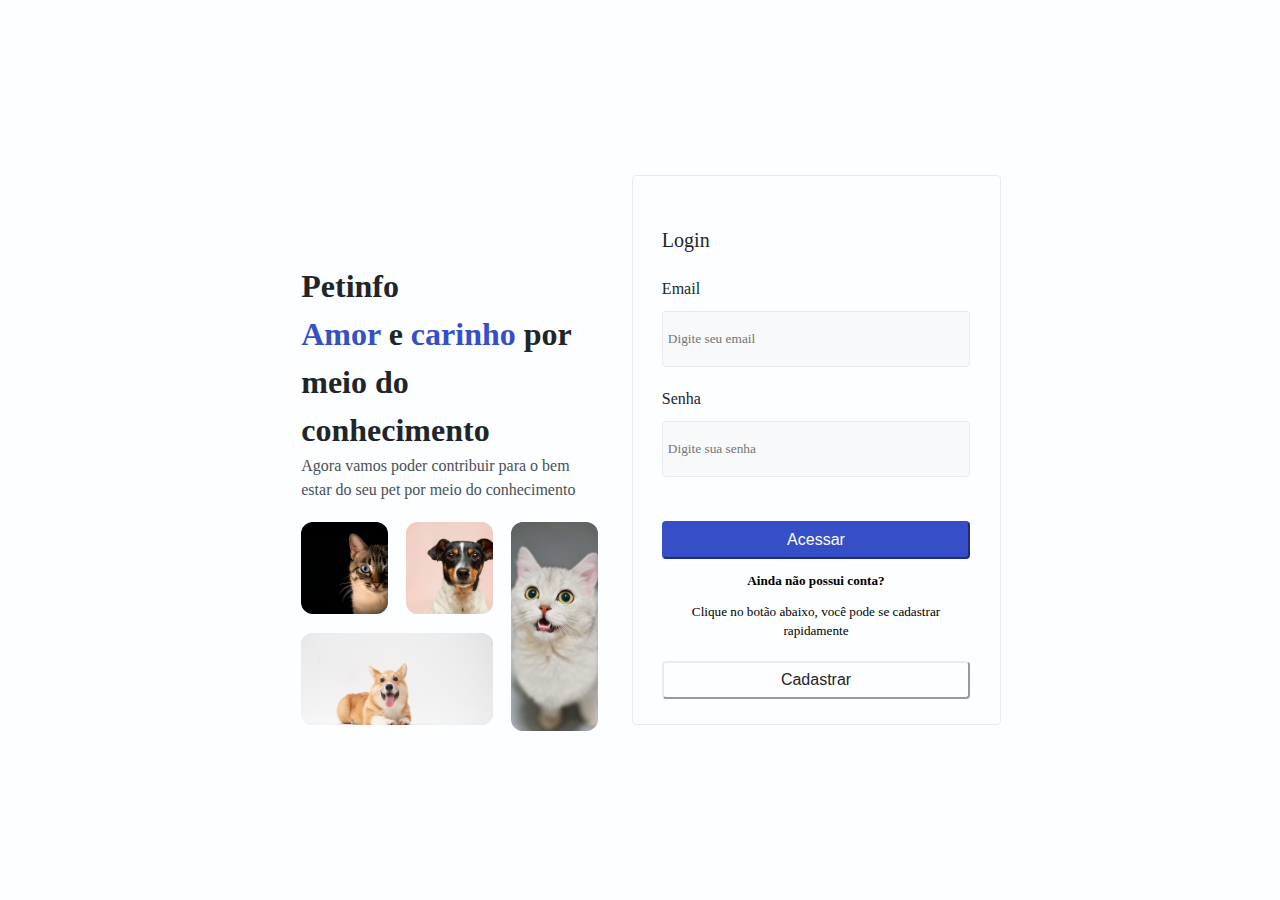
<file: index.html>
<!DOCTYPE html>
<html lang="pt-BR">
<head>
    <meta charset="UTF-8">
    <meta http-equiv="X-UA-Compatible" content="IE=edge">
    <meta name="viewport" content="width=device-width, initial-scale=1.0">
    <title>Pet Info</title>
    <link rel="stylesheet" href="./src/styles/reset.css">
    <link rel="stylesheet" href="./src/styles/globalStyles.css">
    <link rel="stylesheet" href="./src/styles/toast.css">
    <link rel="stylesheet" href="./src/styles/index.css">
</head>
<body>

    <div class="general__container">

        <section class="section__opening">

            <h1 class="section__title">Petinfo</h1>
            <h2 class="section__text"><span class="text__span">Amor</span> e <span class="text__span">carinho</span> por meio do conhecimento</h2>
            <p class="section__paragraph">Agora vamos poder contribuir para o bem estar do seu pet por meio do conhecimento</p>
            <img src="./src/assets/img-login.svg" alt="imagens de registro">
            
        </section>

        <section class="login__container">

            <form class="register__form">

                <div class="form__title">

                    <h2>Login</h2>
                    
                </div>

                <label class="form__label" for="">Email</label>
                <input class="form__input" type="text" name="email" placeholder="Digite seu email">
                <label class="form__label" for="">Senha</label>
                <input class="form__input" type="password" name="password" id="password__input" placeholder="Digite sua senha">
                <h2 class="password__text">a senha está incorreta</h2>
                <button class="register__btn">Acessar</button>
                <h2 class="login__textH2">Ainda não possui conta?</h2>
                <p class="login__text">Clique no botão abaixo, você pode se cadastrar rapidamente</p>
                <button class="register__back">Cadastrar</button>
            </form>

        </section>

    </div>

    <script type="module" src="./src/scripts/index.js"></script>
</body>
</html>
</file>
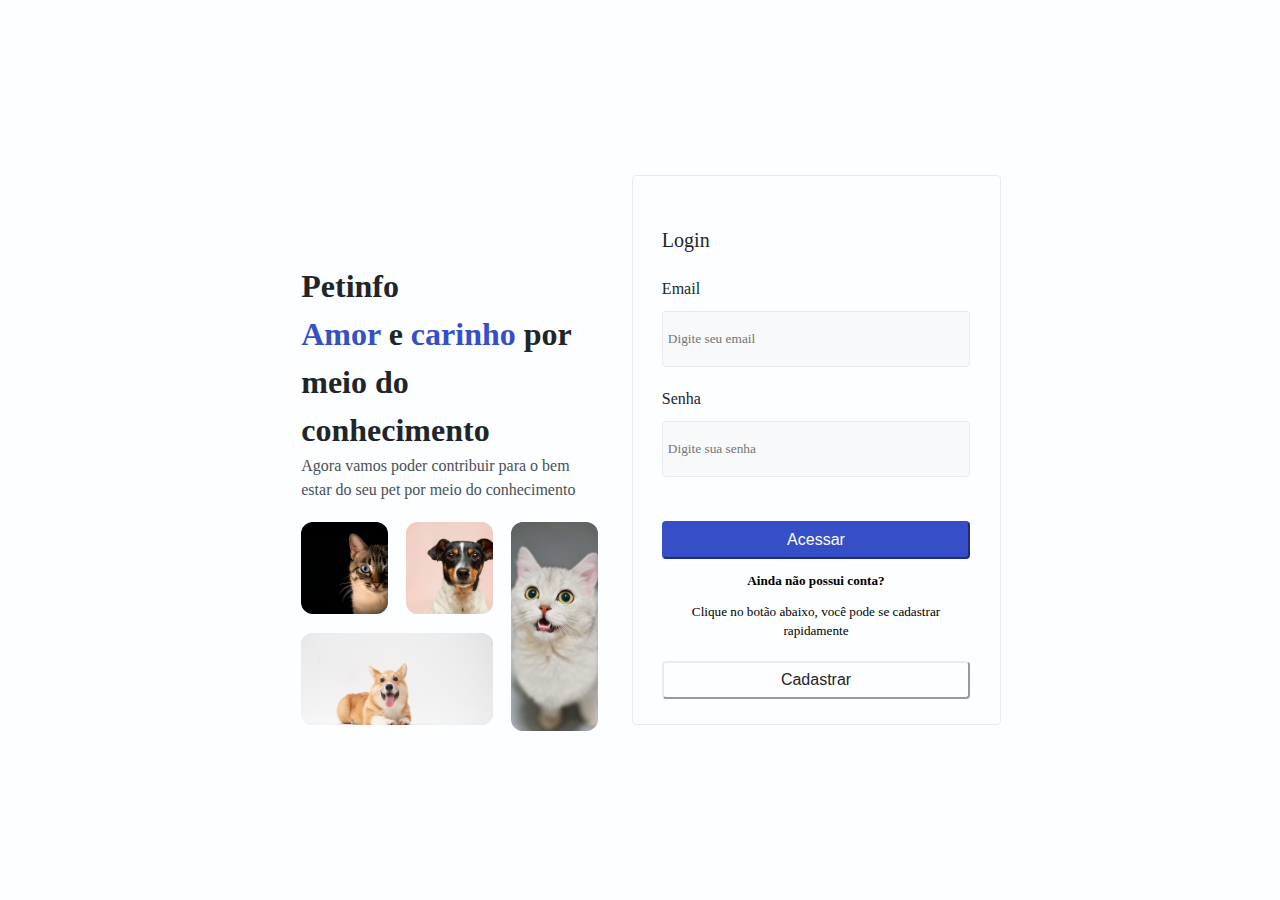
<file: src/pages/home.html>
<!DOCTYPE html>
<html lang="pt-BR">
<head>
    <meta charset="UTF-8">
    <meta http-equiv="X-UA-Compatible" content="IE=edge">
    <meta name="viewport" content="width=device-width, initial-scale=1.0">
    <title>Pet Info</title>
    <link rel="stylesheet" href="../styles/reset.css">
    <link rel="stylesheet" href="../styles/globalStyles.css">
    <link rel="stylesheet" href="../styles/toast.css">
    <link rel="stylesheet" href="../styles/modal.css">
    <link rel="stylesheet" href="../styles/home.css">
</head>
<body>

    <div class="generalHeader__container">

        <header class="header__container">
    
            <div class="logo__title">Petinfo</div>
            <div class="user__data">
                <button class="create__post">Criar publicação</button>
                <img class="header__img" src="../assets/Bertoldo.svg" alt="imagem do usuário">
            </div>
    
        </header>

    </div>

    <div class="feed__bar">Feed</div>

    <div class="general__container">
        <section class="section__container">

            <div class="publication__card">

                <div class="card__header">
                    <div class="card__user">
                        <img class="user__img" src="../assets/Bertoldo.svg" alt="imagem do usuario">
                        <h2 class="user__name">Rafael Bertoldo</h2>
                        <span class="span__bar">|</span>
                    </div>
                    <div class="card__data">Março de 2023</div>
                    <button class="edit__btn">Editar</button>
                    <button class="delete__btn">Excluir</button>

                </div>
                <div class="card__body">
                    <h1 class="cardBody__title">Você sabia que os pets também podem doar sangue?</h1>
                    <p class="card__paragraph">Doar sangue não é só um ato de amor ao próximo, envolve muito mais que isso. Além da empatia, o doador traz esperança e uma...</p>

                    <a href="">Acessar publicação</a>
                </div>
            </div>

        </section>

    </div>

    <div class="toastDelete__container hidden">

        <div class="toast__header">

            <h2 class="toastDelete__title">Confirmação de exclusão</h2>

            <span class="toastClose__btn">X</span>

        </div>

        <h1 class="label__title">Tem certeza que deseja excluir este post?</h1>

        <p class="toastDelete__p">Essa ação não poderá ser desfeita, então pedimos que tenha cautela antes de concluir</p>

        <div class="container__buttons">
            <button class="btn__cancel">Cancelar</button>
            <button class="deletePost__btn">Sim, excluir este post</button>
        </div>

    </div>

    <dialog class="newPost__dialog"></dialog>

    <script type="module" src="../scripts/home.js"></script>
</body>
</html>
</file>
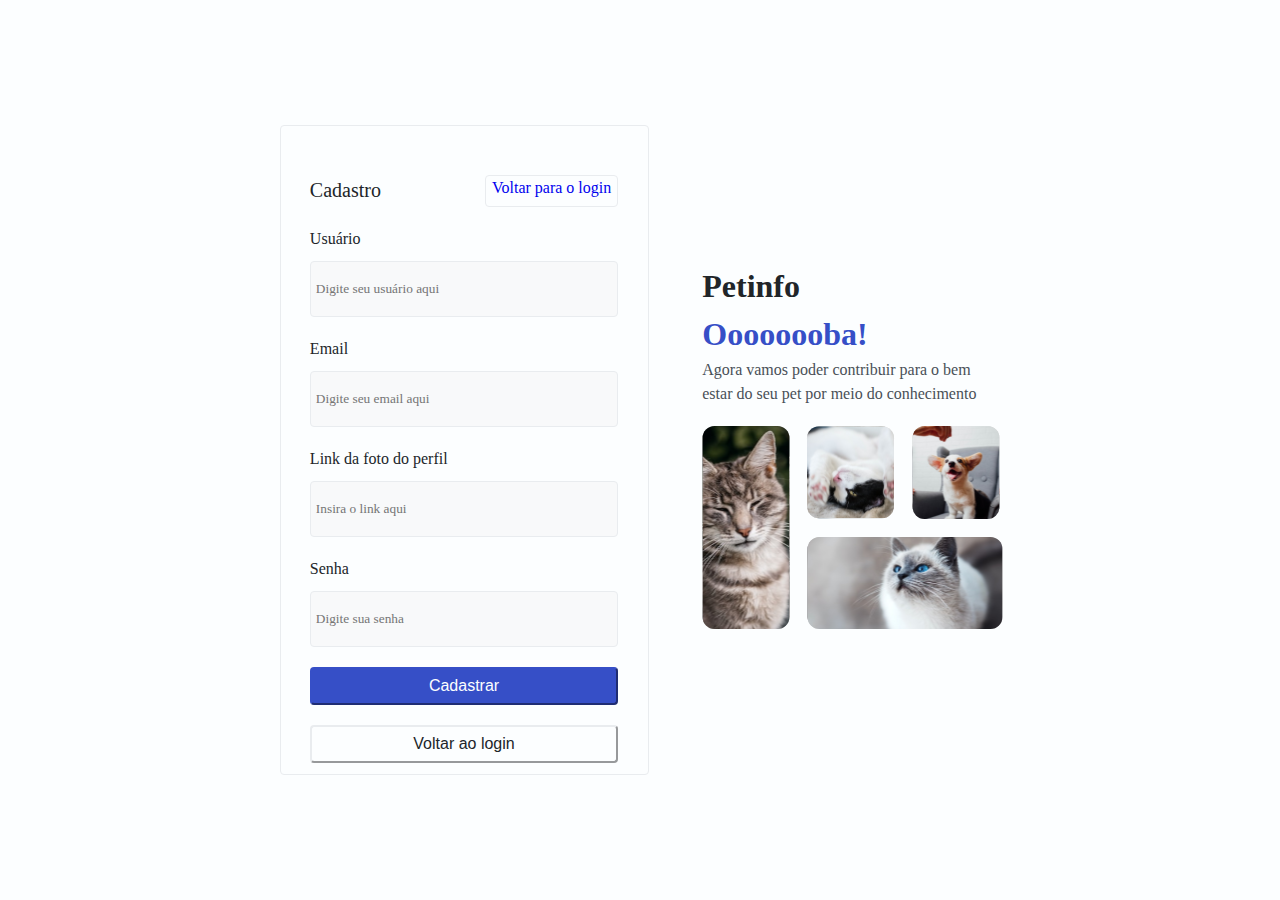
<file: src/pages/register.html>
<!DOCTYPE html>
<html lang="pt-BR">
<head>
    <meta charset="UTF-8">
    <meta http-equiv="X-UA-Compatible" content="IE=edge">
    <meta name="viewport" content="width=device-width, initial-scale=1.0">
    <title>Pet Info</title>
    <link rel="stylesheet" href="../styles/reset.css">
    <link rel="stylesheet" href="../styles/globalStyles.css">
    <link rel="stylesheet" href="../styles/toast.css">
    <link rel="stylesheet" href="../styles/index.css">
</head>
<body>

    <div class="general__container">
        <section class="register__container">

            <form class="register__form">

                <div class="form__title">

                    <h2>Cadastro</h2>
                    <a href="/">Voltar para o login</a>

                </div>

                <label class="form__label" for="">Usuário</label>
                <input class="form__input" type="text" name="username" placeholder="Digite seu usuário aqui">
                <label class="form__label" for="">Email</label>
                <input class="form__input" type="email" name="email" placeholder="Digite seu email aqui">
                <label class="form__label" for="">Link da foto do perfil</label>
                <input class="form__input" type="text" name="avatar" placeholder="Insira o link aqui">
                <label class="form__label" for="">Senha</label>
                <input class="form__input" type="password" name="password" placeholder="Digite sua senha">
                <button class="register__btn">Cadastrar</button>
                <button class="register__back">Voltar ao login</button>
            </form>

        </section>

        <section class="section__opening">

            <h1 class="section__title">Petinfo</h1>
            <h2 class="section__text register__h2">Oooooooba!</h2>
            <p class="section__paragraph">Agora vamos poder contribuir para o bem estar do seu pet por meio do conhecimento</p>
            <img src="../assets/img-register.svg" alt="imagens de registro">
            
        </section>
    </div>

    <div class="toastAccount__container hidden">

        <img class="toastAccount__img" src="../assets/create-account-sucess.svg" alt="">

        <p class="toastAccount__p">Agora você pode acessar os conteúdos utilizando seu usuário e senha na página de login:<a class="toastAccount__a" href="../../"> Acessar página de login</a></p>

    </div>

    <script type="module" src="../scripts/register.js"></script>
</body>
</html>
</file>
<file: src/styles/globalStyles.css>
@import url('https://fonts.googleapis.com/css2?family=Inter:wght@100;200;300;400;500;600;700;800;900&display=swap');

:root {
  /* --brand100: "hsl(230, 57%, 50%)";
  --brand200: "hsl(230, 68%, 54%)";
  --gray100: "hsl(210, 11%, 15%)";
  --gray200: "hsl(210, 10%, 23%)";
  --gray300: "hsl(210, 9%, 31%)";
  --gray400: "hsl(210, 7%, 56%)";
  --gray500: "hsl(210, 11%, 71%)";
  --gray600: "hsl(210, 16%, 93%)";
  --gray700: "hsl(210, 17%, 95%)";
  --gray800: "hsl(210, 17%, 98%)";
  --gray900: "hsl(200, 100%, 99%)";
  --alert100: "hsl(349, 57%, 50%)";
  --alert200: "hsl(349, 69%, 55%)";
  --sucess100: "hsl(162, 88%, 26%)"; */

  --brand1:#364FC7;
  --brand2:#3B56D9;
  --grey1: #212529;
  --grey2: #343A40;
  --grey3: #495057;
  --grey4: #868E96;
  --grey5: #ADB5BD;
  --grey6: #E9ECEF;
  --grey7: #F1F3F5;
  --grey8: #F8F9FA;
  --grey9: #FCFEFF;
  --alert1:#C73650;
  --alert2:#DB3C58;
  --sucess:#087F5B;

}

body, label, h1, h2, form, input {
  font-family: "Inter, sans-serif";
}

body{
  background-color: var(--grey9);
  display: flex;
  align-items: center;
}
</file>
<file: src/styles/toast.css>
.toast__container {
  
  position: absolute;
  top: 75vh;
  right: 10vw;
  align-self: center;
  justify-self: center;
  padding: 2rem;
  border-radius: 4px;
  animation: toastIn 1s linear;
  z-index:0;
  
}

.toast__container > p {
  color: var(--grey-9);
}
  
.toast__add {

  opacity: 1;
  transform: translateX(0);

}

.toast__remove {

  animation: toastOut 1s linear;

}

/* ******************************************** */
.toastAccount__container, .toastDelete__container {
  
  position: absolute;
  top: 77vh;
  right: calc(width - 98% / 2);
  width: 98%;
  max-width: 350px;
  height: 120px;
  display: flex;
  flex-direction: column;
  align-self: center;
  justify-self: center;
  padding: 1rem;
  background-color: rgba(246, 239, 239, 0.929);
  border-radius: 4px;
  border: 1px solid var(--grey-6);
  box-shadow: 2px 2px;
  animation: toastIn 3s linear;
  z-index:0;
  
}

.toastDelete__container {

  width: 320px;
  top: 20vh;
  height: 220px;

}

.deletePost__btn {

  width: 150px;
  height: 38px;
  background-color: var(--alert1);
  color: var(--grey9);
  border-radius: 4px;
  cursor: pointer;
  transition: 1s;

}

.deletePost__btn:hover {

  background-color: var(--grey9);
  color: var(--alert1);

}


.toastAccount__img {
  
  width: 90%;
  
}

.toastAccount__p {

  font-size: 14px;
  font-weight: 400;
  color: var(--grey-1);
  
}

.toastAccount__a {

  color: blue;
  text-decoration: underline;
  cursor: pointer;
  
}

.toastAccount__add{

  /* opacity: 0;
  transform: translateX(0); */

}


.toastLogout__container {

  position: absolute;
  top: 2.7rem;
  right: 6.3rem;
  display: flex;
  flex-direction: column;
  align-items: center;
  justify-content: center;
  min-width: 318px;
  background-color: var(--grey7);
  padding: .5rem;
  animation: toastIn 2s linear;
  z-index:0;
  border-radius: 4px;
  
}

.btn__logout{

  cursor: pointer;
  padding: .07rem 2.7rem;
  
}

.btn__logout:hover{

  font-weight: 600;
  background-color: var(--grey-200);

}

.toastLogout__text{

  font-weight: 600;
  
}

@media(min-width: 425px){

  .toastAccount__container, .toastDelete__container{

    right: 10%;

  }

}

@media(min-width: 425px){

  .toastAccount__container, .toastDelete__container{

    right: 10%;

  }

}

@media(width: 768px){

  .toastAccount__container, .toastDelete__container{

     right: 28%; 

  }

}


@media(min-width: 769px){

  .toastAccount__container{
    
    background-color: var(--grey-7);
    top: 77vh;
    right: 7vw;

  }

  .toastDelete__container{
    background-color: rgba(246, 239, 239, 0.929);
  }

}
</file>
<file: src/styles/index.css>
.general__container{

    display: flex;
    flex-direction: column;
    align-items: center;
    justify-content: center;
    gap: 4rem;
    background-color: var(--grey9);
    width: 100%;
    min-width: 320px;
    border-radius: 8px;

}

.register__container, .login__container{

    border: 1px solid var(--grey6);
    width: 369px;
    height: 650px;
    border-radius: 4px;

}

.login__container{
    height: 550px;
}

.register__form{

    padding: 8%;
    display: flex;
    flex-direction: column;

}

.form__title{

    display: flex;
    flex-direction: row;
    justify-content: space-between;
    width: 100%;
    height: 2rem;
    margin-bottom: 1.25rem;

}

.form__title > h2{

    margin-top: 1.25rem;
    color: var(--grey1);
    font-size: 20px; 
    font-weight: 500;

}

.form__label{

    margin-top: 1.25rem;
    color: var(--grey1);
    font-size: 1rem; 
    font-weight: 500;

}

.form__title > a {

    margin-top: 1.25rem;
    text-align: center;
    width: 133px;
    height: 2rem;
    border: 1px solid var(--grey6);
    border-radius: 4px;

}

.form__input{

    margin-top: .625rem;
    border-radius: 4px;
    background-color: var(--grey8);
    border: 1px solid var(--grey6);
    padding: 5px;
    height: 44px;

}

.password__text{
    color: var(--grey9);
}


.login__text, .login__textH2{

    text-align: center;
    font-size: .825rem;
    font-weight: 400;
    margin-top: .7rem;
}

.login__textH2 {
    
    font-weight: 600;

}

.register__btn, .register__back{

    font-size: 1rem;
    font-weight: 500;
    color: var(--grey1);
    margin-top: 1.25rem;
    border-color: var(--grey6);
    background-color: var(--grey9);
    border-radius: 4px;
    height: 38px;
    cursor: pointer;

}

.register__btn {
    
    color: var(--grey9);
    background-color: var(--brand1);
    border-color: var(--brand1);
    transition: 1s;

}

.register__btn:hover{
    
    color: var(--brand1);
    background-color: var(--grey9);
    border-color: var(--grey9);
    
}

.register__back:hover{

    color: var(--grey9);
    border-color: var(--grey6);
    background-color: var(--grey1);

}

.redBorder{

    border-color: var(--alert1);
}


/* ************************************************************* */
.section__opening{

    width: 320px;
    height: 419px;
    padding: 1.7%;

}

.section__title{

    font-size: 2rem;
    font-weight: 600;
    color: var(--grey1);

}

.section__text{

    font-size: 2rem;
    font-weight: 600;
    color: var(--grey1);

}

.section__text > span, .register__h2 {
    color: var(--brand1);
}

.section__paragraph{

    font-size: 1rem;
    font-weight: 400;
    color: var(--grey3);
    margin-bottom: 1.25rem;

}

.section__opening > img {

    justify-self: center;

}


.hidden{
    display: none;
  }
  

/* ************************************************************* */
@media(min-width: 450px){
    .general__container{
        gap: 5rem;
    }
}


@media(min-width: 769px){
    .general__container{
        flex-direction: row;
        gap: 2rem;
        height: 100vh;
    }
}
</file>
<file: src/styles/modal.css>
dialog{
    border: none;
    width: 60%;
    height: 70%;
}

.modal__container{
    display: flex;
    flex-direction: column;
}

.modal__header, .toast__header{

    display: flex;
    flex-direction: row;
    align-items: center;
    justify-content: space-between;
    height: 2rem;
    
}

.modalHeader__title{

    font-size: 20px;
    font-weight: 500;
    color: var(--grey1);

}

.modalClose__btn, .toastClose__btn {

    Width: 38px;
    Height: 32px;
    border-radius: 4px;
    padding: 4px 14px;
    background-color: var(--grey6);
    cursor: pointer;

}

.label__title, .label__content{
    
    font-size: 1rem;
    font-weight: 500;
    color: var(--grey1);
    margin-top: 1rem;

}

.post__title{
    height: 2rem;
    margin-top: 0.625rem;
    background-color: var(--grey7);
    border-color: var(--grey6);
}

.post__content{
    height: 273px;
    margin-top: 0.625rem;
    background-color: var(--grey7);
    border-color: var(--grey6);
    resize: none;
}

.container__buttons{
    margin-top: 2rem;
    display: flex;
    flex-direction: row;
    align-items: center;
    justify-content: end;
    gap: 1rem;
}

.btn__postCancel, .btn__cancel, .btn__publish, .btn__save{

    border-radius: 4px;
    cursor: pointer;
    transition: 1s;

}

.btn__cancel, .btn__postCancel{

    width: 105px;
    height: 38px;
    font-size: 1rem;
    font-weight: 500;
    color: var(--grey5);
    transition: 1s;

}

.btn__cancel:hover, .btn__postCancel:hover{

    color: var(--grey9);
    background-color: var(--grey5);
    border-color: var(--grey5);

}

.btn__publish, .btn__save{

    width: 101px;
    height: 38px;
    background-color: var(--brand1);
    color: var(--grey9);

}

.btn__save{

    width: 162px;

}


.btn__save:hover{

    background-color: var(--grey9);
    color: var(--brand1);

}

.toastDelete__title{
    font-size: 20px;
    font-weight: 500;
    color: var(--grey1);
}
</file>
<file: src/styles/home.css>
body{
    flex-direction: column;
    background-color: var(--grey9);
}

.generalHeader__container{

    display: flex;
    flex-direction: column;
    align-items: center;
    justify-content: center;
    background-color: var(--grey9);
    width: 100%;
    min-width: 320px;
    
}

.header__container{

    display: flex;
    flex-direction: row;
    align-items: center;
    justify-content: space-between;
    background-color: var(--grey9);
    width: 95%;
    height: 44px;

}

.user__data{

    display: flex;
    flex-direction: row;
    align-items: center;
    justify-content: space-between;
    width: 200px;
    height: 41px;
    
}

.create__post{

    cursor: pointer;
    width: 152px;
    height: 38px;
    font-size: 1rem;
    font-weight: 500;
    color: var(--grey9);
    background-color: var(--brand1);
    border: none;
    border-radius: 4px;
    transition: 1s;
}

.create__post:hover{

    color: var(--brand1);
    background-color: var(--grey9);

}

.header__img{

    width: 2.5rem;
    height: 2.5rem;
    border-radius: 20px;
    cursor: pointer;
    object-fit: cover;

}

.section__container{

    width: 95%;
    
}

.general__container{

    display: flex;
    flex-direction: column;
    align-items: center;
    justify-content: center;
    background-color: var(--grey9);
    width: 100%;
    min-width: 320px;    

}

.logo__title{

    font-size: 1.25em;
    font-weight: 500;
    color: var(--grey1);
    font-size: 20px;
    font-weight: 500;

}

.feed__bar{

    display: flex;
    align-items: center;
    justify-content: center;
    width: 100%;
    height: 4rem;
    background-color: var(--grey8);
    color: var(--grey1);

}

.publication__card{

    flex-direction: column;
    margin-top: 2rem;

}

.card__header{

    display: flex;
    flex-direction: row;
    align-items: center;
    justify-content: space-between;

}

.card__user{

    display: flex;
    flex-direction: row;
    align-items: center;
    gap: 10px;

}

.user__img{

    width: 2rem;
    height: 2rem;
    border-radius: 20px;
    object-fit: cover;

}

.user__name, .card__data{

    font-size: .825rem;
    font-weight: 500;

}

.span__bar{

    font-size: 20px;
    font-weight: 500;
    margin-right: 10px;

}

.card__data{

    color: var(--grey4);
}

.edit__btn, .delete__btn{

    height: 2rem;
    Padding: 0 8px;
    border-radius: 4px;
    margin: 0 2.5px;
    cursor: pointer;
    transition: 1s;

}

.edit__btn{

    background-color: var(--grey6);
    border-color: var(--grey6);

}

.delete__btn{

    background-color: var(--grey7);
    border-color: var(--grey7);

}


.edit__btn:hover{

    background-color: var(--grey5);

}

.delete__btn:hover{

    background-color: var(--grey5);

}

.cardBody__title{

    font-size: 1.5rem;
    font-weight: 600;
    color: var(--grey1);

}

.card__body > a{

    cursor: pointer;
    color: var(--brand1);
    font-size: 1rem;
    font-weight: 500;

}

.hide__buttons{

    display: none;

}

.hidden {
    display: none;
}

/* ************************************************************* */
@media(min-width: 769px){

    body{

        height: 100vh;

    }
    
    .header__container{

        display: flex;
        flex-direction: row;
        align-items: center;
        justify-content: space-between;
        background-color: var(--grey9);
        width: 80%;
        height: 44px;

    }

    .section__container{

        width: 80%;
        
    }
}
</file>
